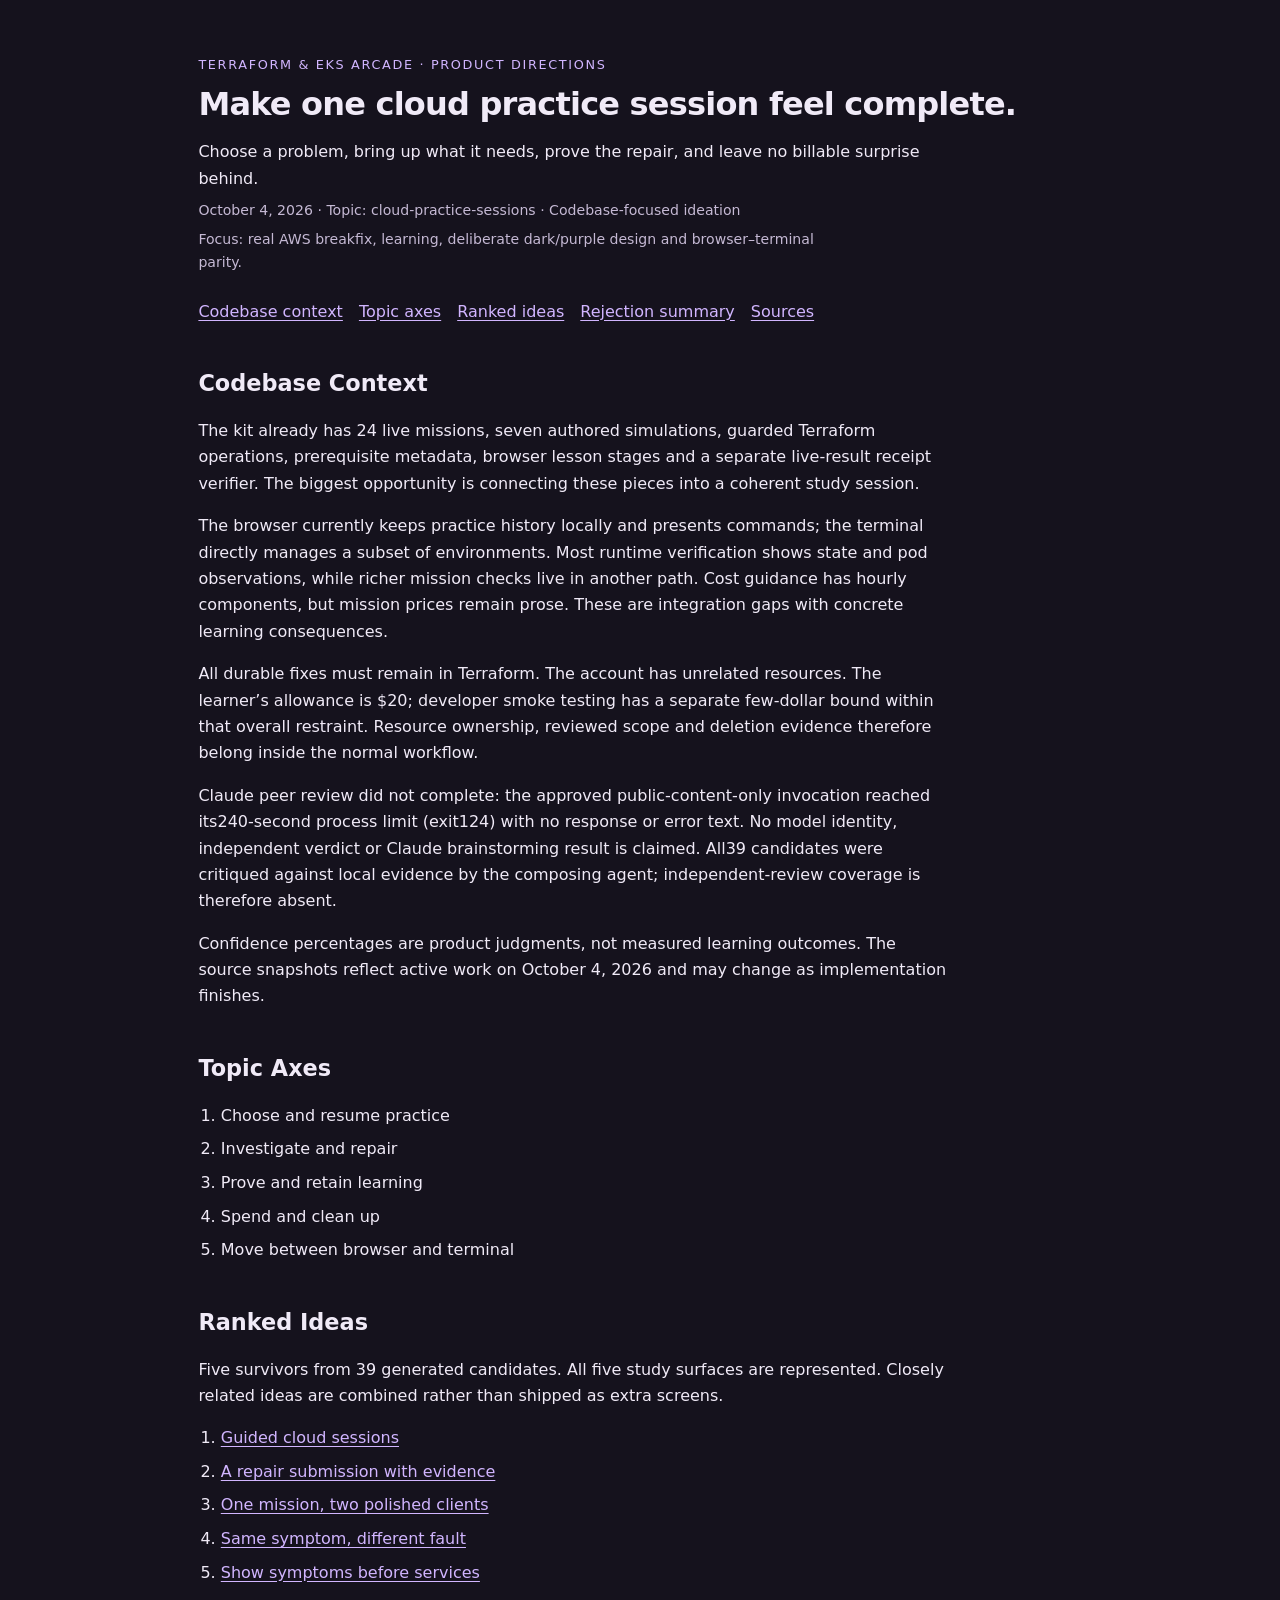
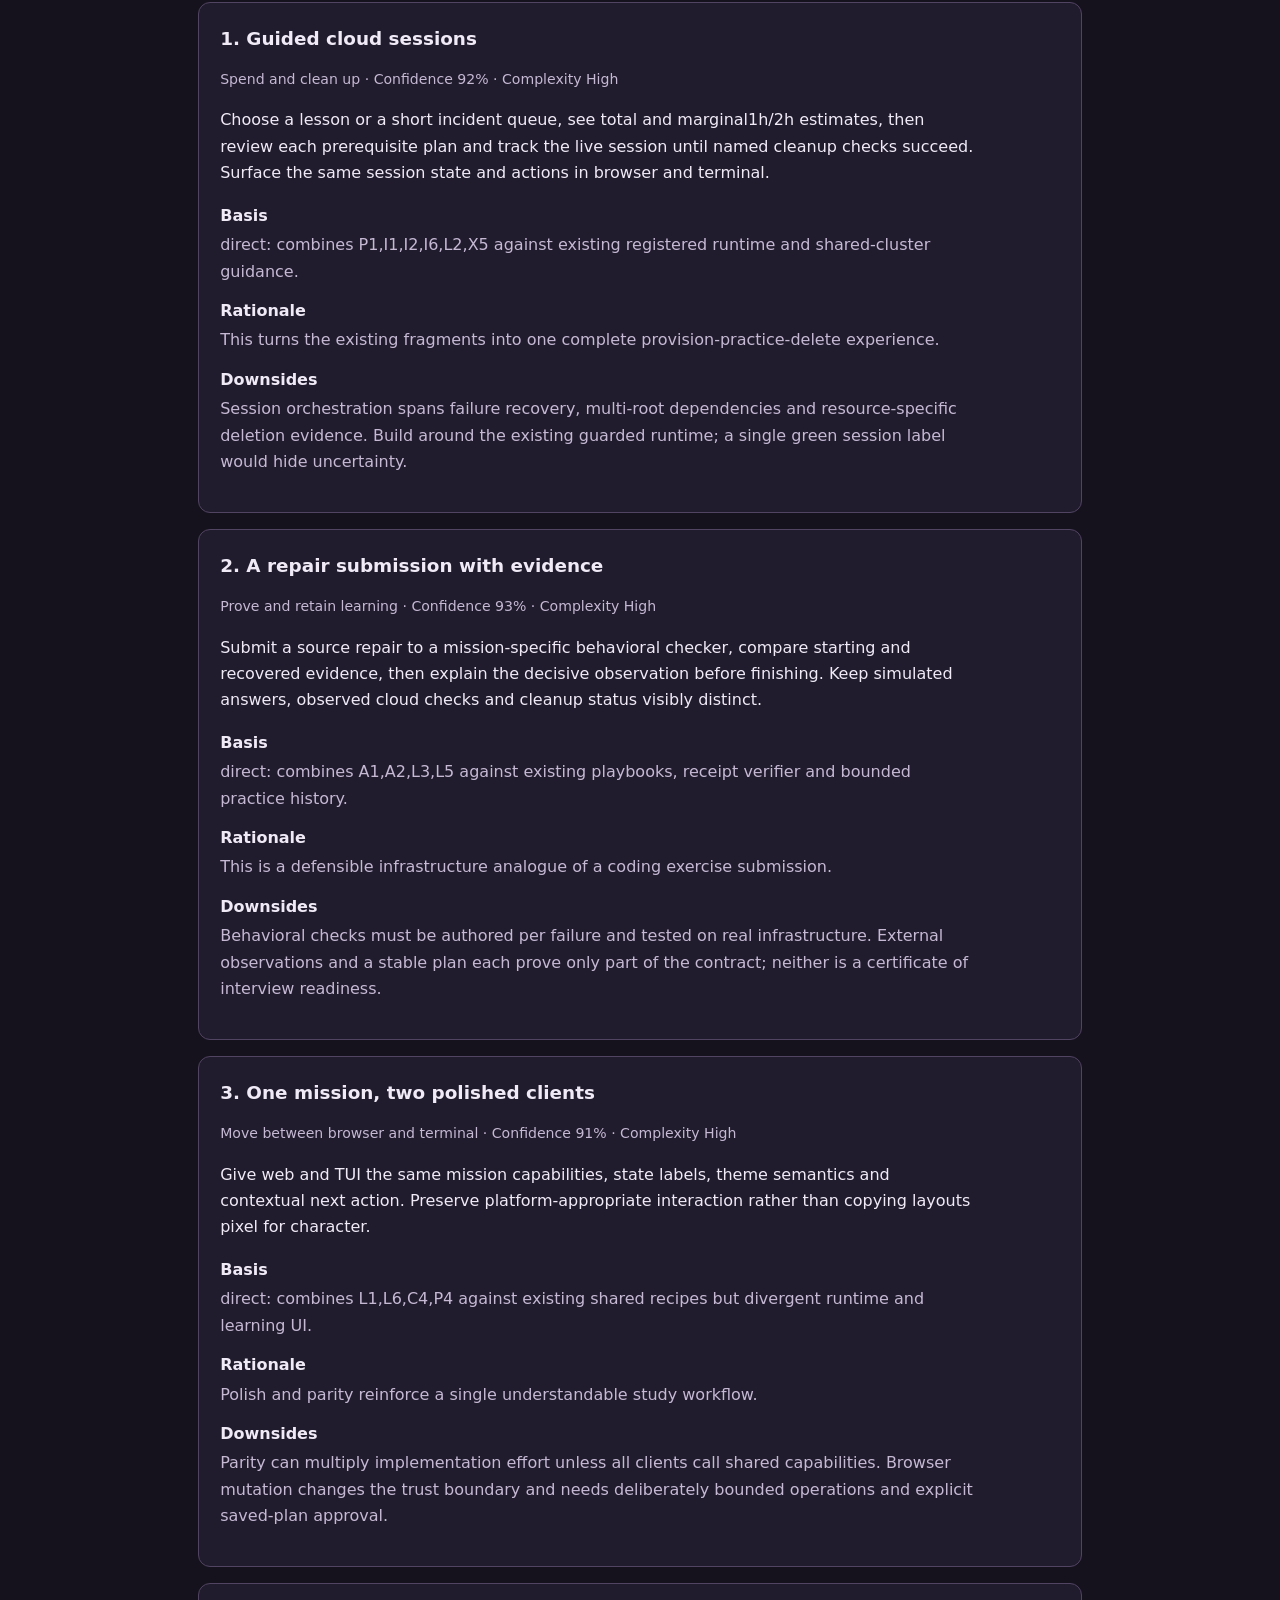
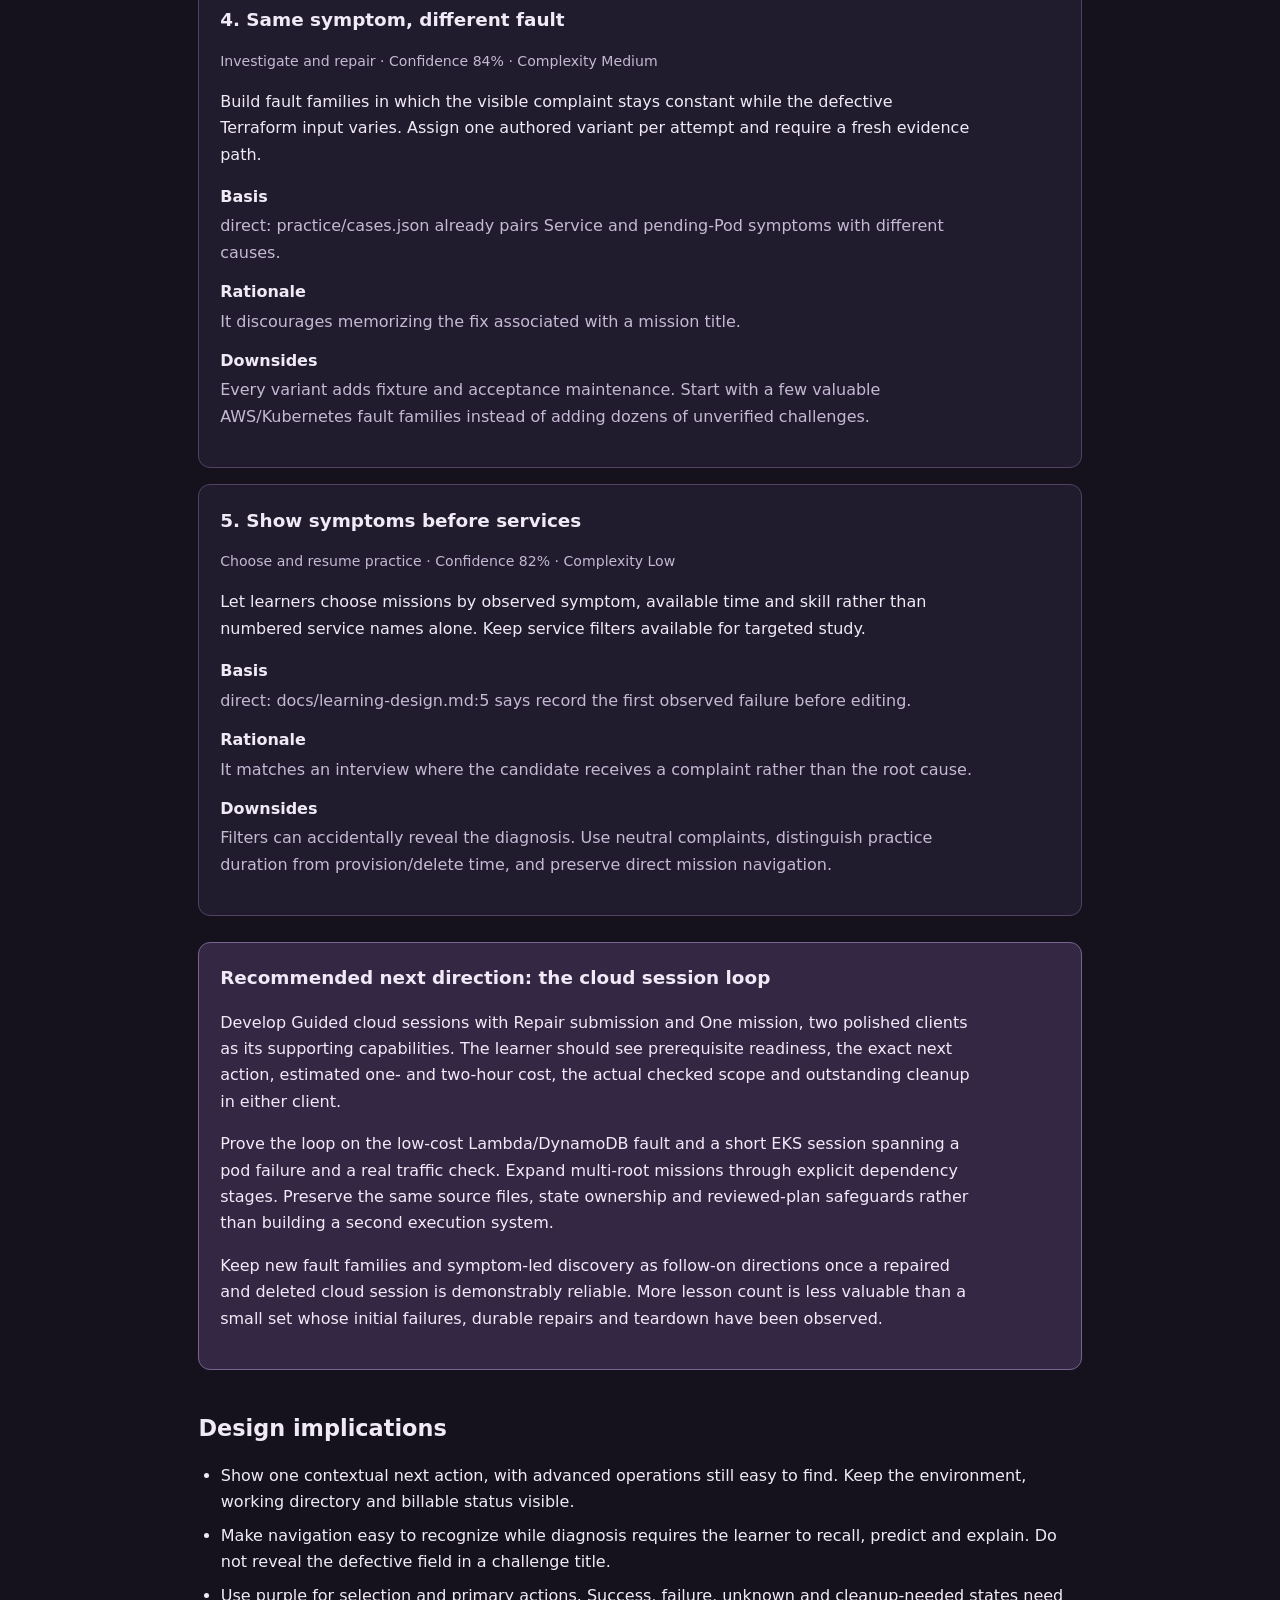
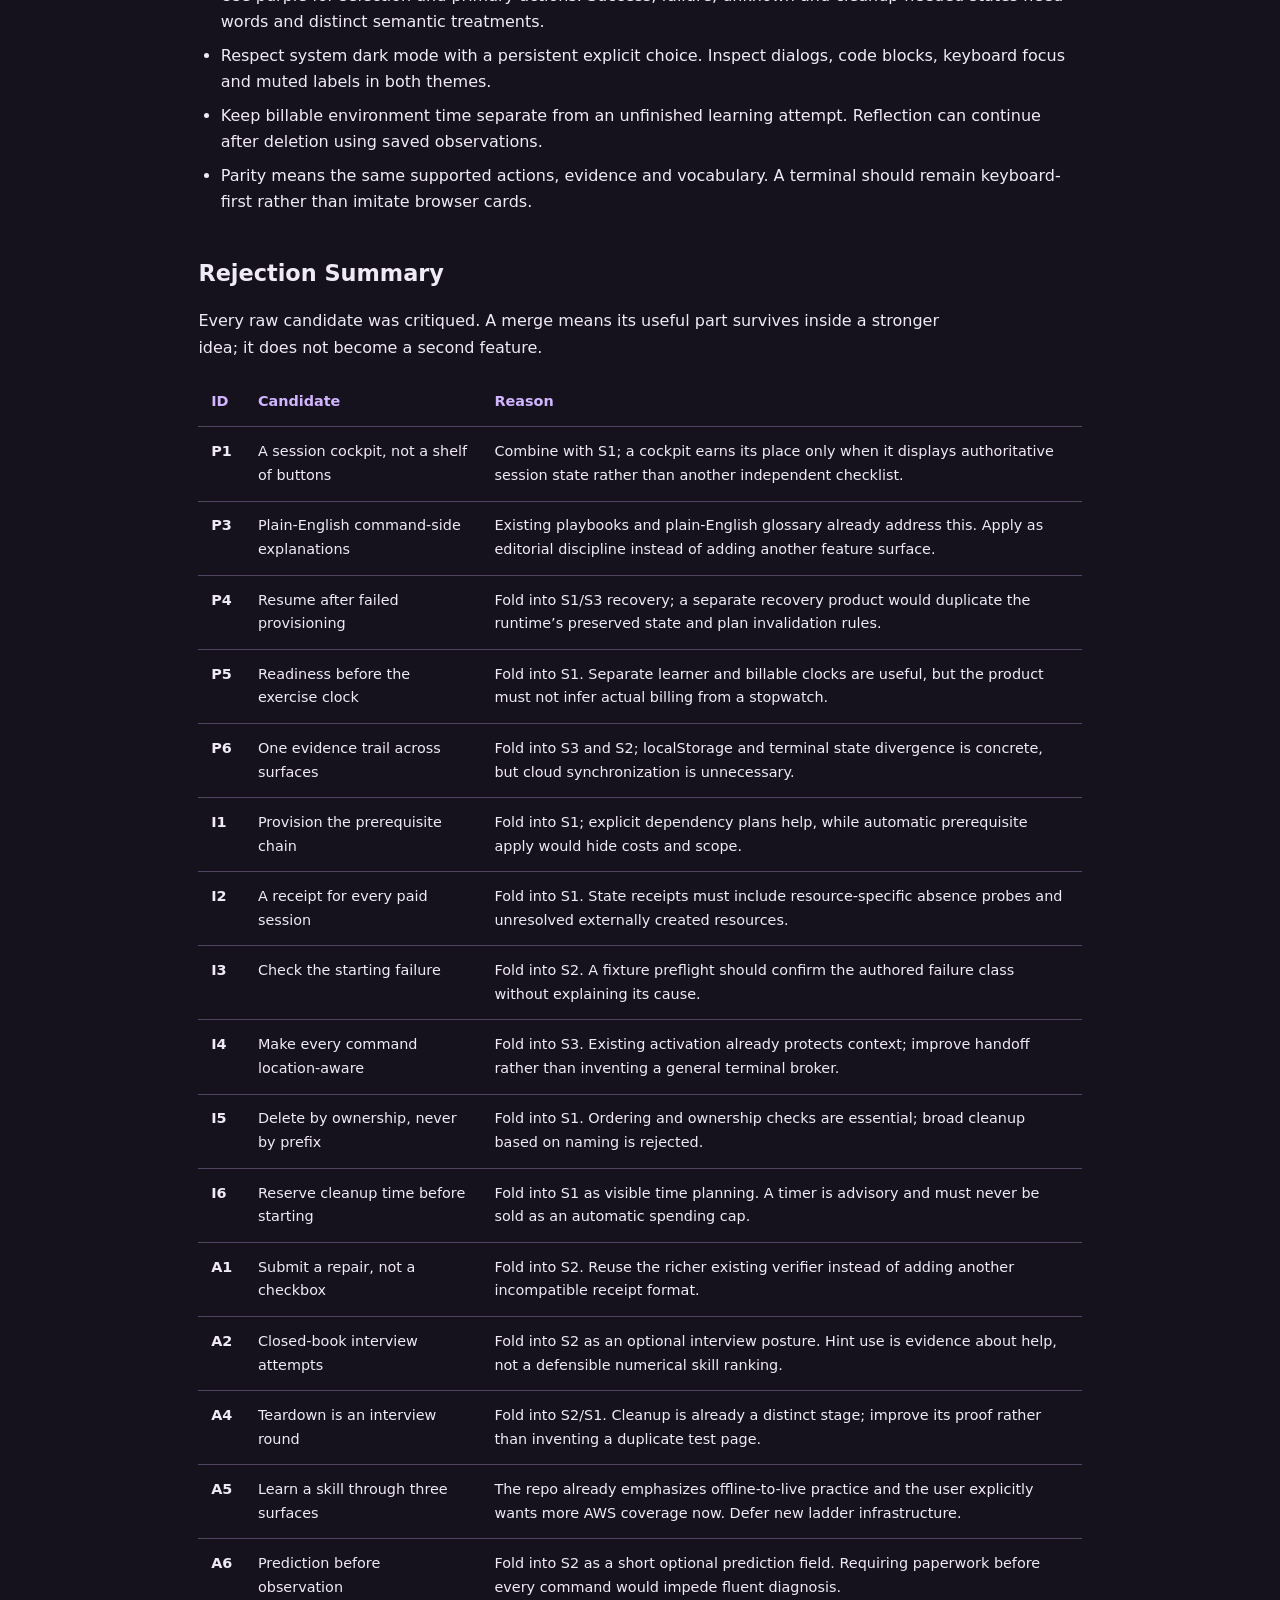
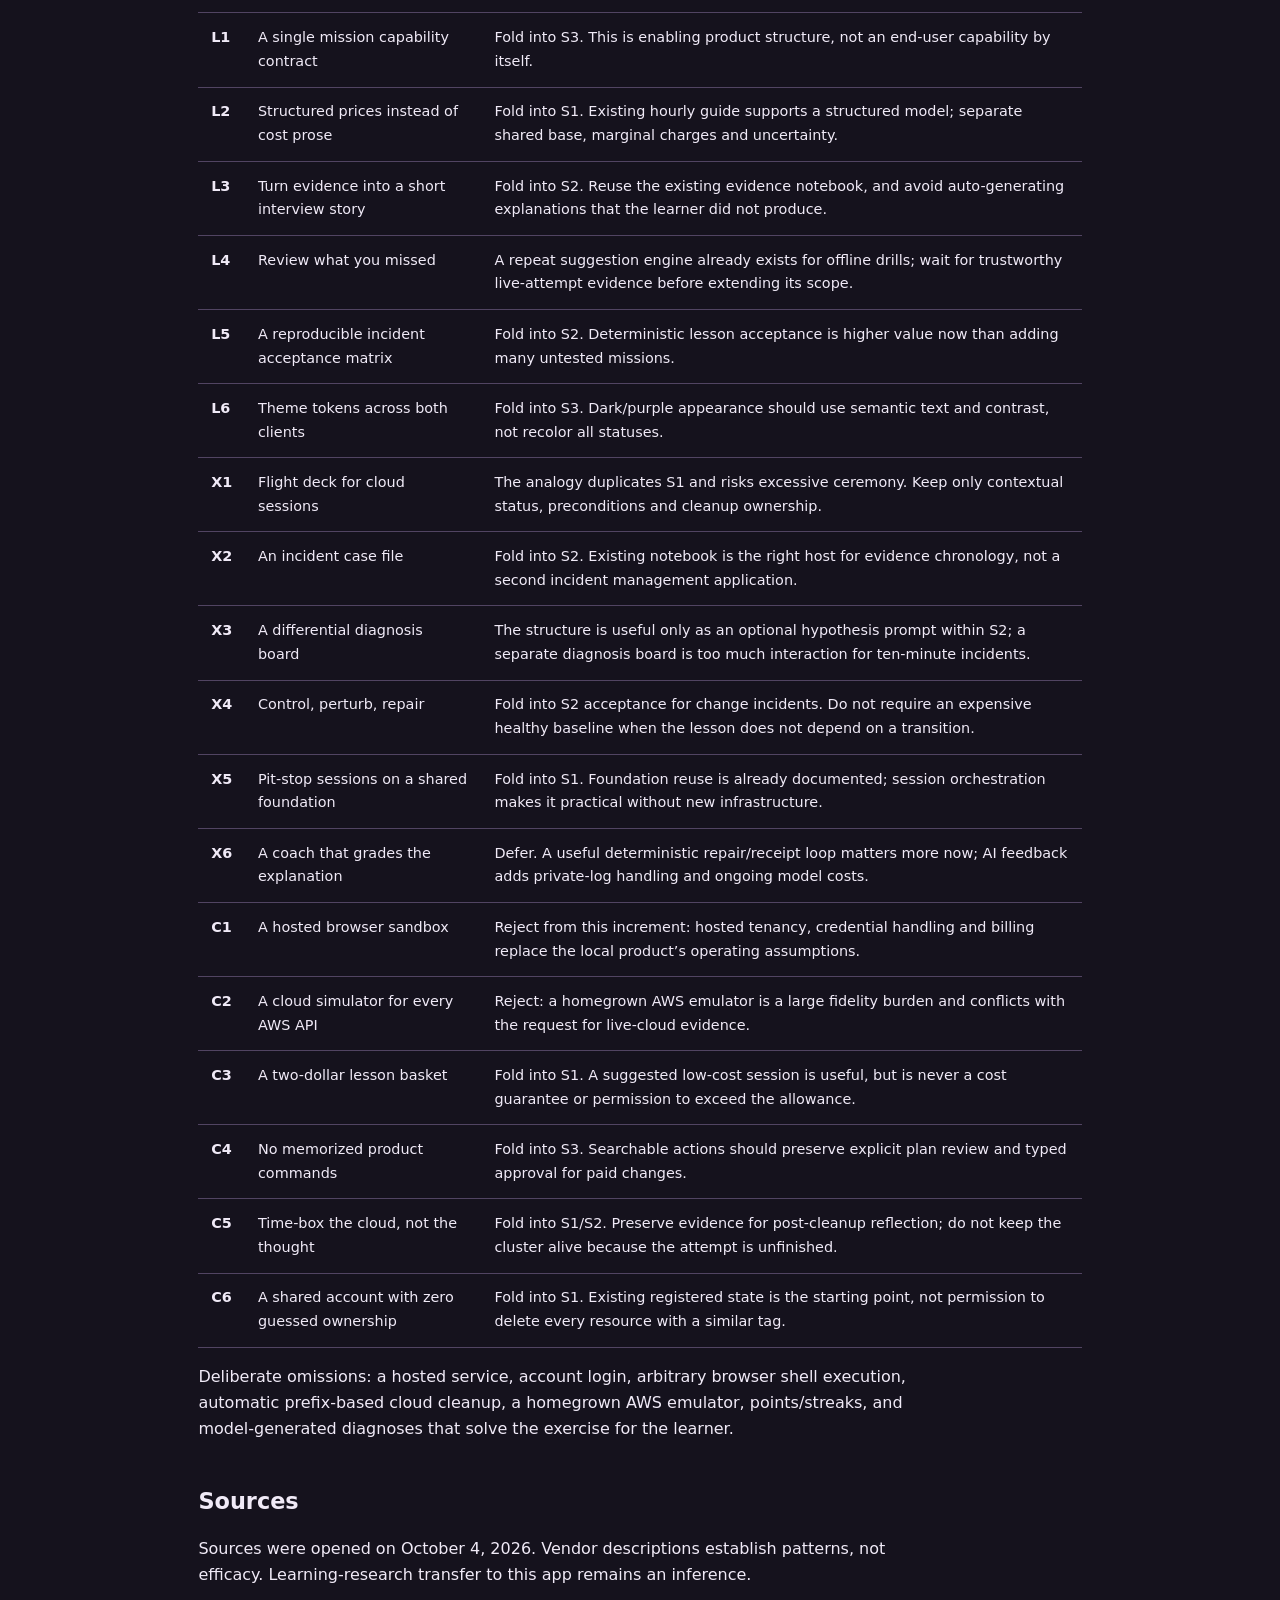
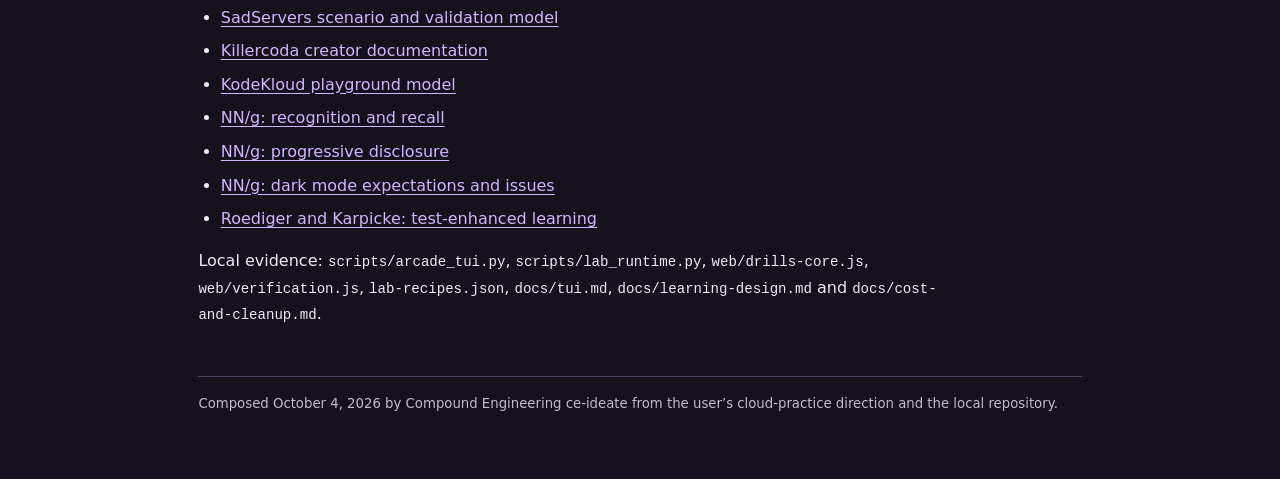
<file: docs/ideation/2026-10-04-cloud-practice-sessions-ideation.html>
<!doctype html><html lang="en"><head><meta charset="utf-8"><meta name="viewport" content="width=device-width, initial-scale=1"><title>Ideas for complete cloud practice sessions</title><style>
:root{color-scheme:dark;--bg:#15121d;--surface:#211c2d;--text:#f0eaf7;--muted:#c5b9d4;--line:#514462;--accent:#d1b5ff;--tint:#342744}*{box-sizing:border-box}body{margin:0;background:var(--bg);color:var(--text);font:16px/1.65 system-ui,sans-serif}main{max-width:58rem;margin:auto;padding:3rem 1.4rem 4rem}p,dd{max-width:74ch}h1{font-size:2rem;line-height:1.2;letter-spacing:-.025em;margin:.6rem 0 1rem}h2{font-size:1.4rem;margin:2.5rem 0 1rem}h3{font-size:1.15rem;margin:0 0 .7rem}a{color:var(--accent);text-underline-offset:.2em}a:focus-visible{outline:3px solid var(--accent);outline-offset:4px}header p{margin:.4rem 0}.eyebrow{color:var(--accent);font-size:.8rem;letter-spacing:.13em;text-transform:uppercase}.meta,.tags{font-size:.88rem;color:var(--muted)}nav{display:flex;flex-wrap:wrap;gap:.6rem 1rem;margin:1.5rem 0}article{background:var(--surface);border:1px solid var(--line);border-radius:12px;padding:1.3rem;margin:1rem 0;scroll-margin-top:1rem}dt{font-weight:650;margin-top:.8rem}dd{margin:.2rem 0 0;color:var(--muted)}.recommendation{background:var(--tint);border:1px solid #796491;border-radius:12px;padding:1.3rem;margin:1.6rem 0}.table-scroll{overflow:auto}table{border-collapse:collapse;width:100%;font-size:.9rem}th,td{text-align:left;vertical-align:top;padding:.8rem;border-bottom:1px solid var(--line)}thead th{color:var(--accent)}tbody th{white-space:nowrap}ol,ul{padding-left:1.4rem}li{margin:.45rem 0}code{font: .88em ui-monospace,monospace;overflow-wrap:anywhere}.composition-signal{margin-top:3rem;padding-top:1rem;border-top:1px solid var(--line);color:var(--muted);font-size:.83rem}strong{color:inherit}@media(max-width:600px){main{padding-top:1.5rem}h1{font-size:1.65rem}article{padding:1rem}th,td{padding:.55rem}}@media print{:root{color-scheme:light;--bg:#fff;--surface:#fff;--text:#191220;--muted:#3e344a;--line:#999;--accent:#51278a;--tint:#f1eaf8}main{max-width:none}article{break-inside:avoid}}
</style></head><body><main><header><p class="eyebrow">Terraform &amp; EKS Arcade · Product directions</p><h1>Make one cloud practice session feel complete.</h1><p>Choose a problem, bring up what it needs, prove the repair, and leave no billable surprise behind.</p><p class="meta"><time datetime="2026-10-04">October 4, 2026</time> · Topic: cloud-practice-sessions · Codebase-focused ideation</p><p class="meta">Focus: real AWS breakfix, learning, deliberate dark/purple design and browser–terminal parity.</p></header><nav aria-label="Document sections"><a href="#context">Codebase context</a><a href="#axes">Topic axes</a><a href="#ranked">Ranked ideas</a><a href="#cuts">Rejection summary</a><a href="#sources">Sources</a></nav>
<section id="context"><h2>Codebase Context</h2><p>The kit already has 24 live missions, seven authored simulations, guarded Terraform operations, prerequisite metadata, browser lesson stages and a separate live-result receipt verifier. The biggest opportunity is connecting these pieces into a coherent study session.</p><p>The browser currently keeps practice history locally and presents commands; the terminal directly manages a subset of environments. Most runtime verification shows state and pod observations, while richer mission checks live in another path. Cost guidance has hourly components, but mission prices remain prose. These are integration gaps with concrete learning consequences.</p><p>All durable fixes must remain in Terraform. The account has unrelated resources. The learner’s allowance is $20; developer smoke testing has a separate few-dollar bound within that overall restraint. Resource ownership, reviewed scope and deletion evidence therefore belong inside the normal workflow.</p><p>Claude peer review did not complete: the approved public-content-only invocation reached its240-second process limit (exit124) with no response or error text. No model identity, independent verdict or Claude brainstorming result is claimed. All39 candidates were critiqued against local evidence by the composing agent; independent-review coverage is therefore absent.</p><p>Confidence percentages are product judgments, not measured learning outcomes. The source snapshots reflect active work on October 4, 2026 and may change as implementation finishes.</p></section>
<section id="axes"><h2>Topic Axes</h2><ol><li>Choose and resume practice</li><li>Investigate and repair</li><li>Prove and retain learning</li><li>Spend and clean up</li><li>Move between browser and terminal</li></ol></section>
<section id="ranked"><h2>Ranked Ideas</h2><p>Five survivors from 39 generated candidates. All five study surfaces are represented. Closely related ideas are combined rather than shipped as extra screens.</p><ol><li><a href="#idea-1">Guided cloud sessions</a></li><li><a href="#idea-2">A repair submission with evidence</a></li><li><a href="#idea-3">One mission, two polished clients</a></li><li><a href="#idea-4">Same symptom, different fault</a></li><li><a href="#idea-5">Show symptoms before services</a></li></ol><article id="idea-1"><h3>1. Guided cloud sessions</h3><p class="tags">Spend and clean up · Confidence 92% · Complexity High</p><p>Choose a lesson or a short incident queue, see total and marginal1h/2h estimates, then review each prerequisite plan and track the live session until named cleanup checks succeed. Surface the same session state and actions in browser and terminal.</p><dl><dt>Basis</dt><dd>direct: combines P1,I1,I2,I6,L2,X5 against existing registered runtime and shared-cluster guidance.</dd><dt>Rationale</dt><dd>This turns the existing fragments into one complete provision-practice-delete experience.</dd><dt>Downsides</dt><dd>Session orchestration spans failure recovery, multi-root dependencies and resource-specific deletion evidence. Build around the existing guarded runtime; a single green session label would hide uncertainty.</dd></dl></article><article id="idea-2"><h3>2. A repair submission with evidence</h3><p class="tags">Prove and retain learning · Confidence 93% · Complexity High</p><p>Submit a source repair to a mission-specific behavioral checker, compare starting and recovered evidence, then explain the decisive observation before finishing. Keep simulated answers, observed cloud checks and cleanup status visibly distinct.</p><dl><dt>Basis</dt><dd>direct: combines A1,A2,L3,L5 against existing playbooks, receipt verifier and bounded practice history.</dd><dt>Rationale</dt><dd>This is a defensible infrastructure analogue of a coding exercise submission.</dd><dt>Downsides</dt><dd>Behavioral checks must be authored per failure and tested on real infrastructure. External observations and a stable plan each prove only part of the contract; neither is a certificate of interview readiness.</dd></dl></article><article id="idea-3"><h3>3. One mission, two polished clients</h3><p class="tags">Move between browser and terminal · Confidence 91% · Complexity High</p><p>Give web and TUI the same mission capabilities, state labels, theme semantics and contextual next action. Preserve platform-appropriate interaction rather than copying layouts pixel for character.</p><dl><dt>Basis</dt><dd>direct: combines L1,L6,C4,P4 against existing shared recipes but divergent runtime and learning UI.</dd><dt>Rationale</dt><dd>Polish and parity reinforce a single understandable study workflow.</dd><dt>Downsides</dt><dd>Parity can multiply implementation effort unless all clients call shared capabilities. Browser mutation changes the trust boundary and needs deliberately bounded operations and explicit saved-plan approval.</dd></dl></article><article id="idea-4"><h3>4. Same symptom, different fault</h3><p class="tags">Investigate and repair · Confidence 84% · Complexity Medium</p><p>Build fault families in which the visible complaint stays constant while the defective Terraform input varies. Assign one authored variant per attempt and require a fresh evidence path.</p><dl><dt>Basis</dt><dd>direct: practice/cases.json already pairs Service and pending-Pod symptoms with different causes.</dd><dt>Rationale</dt><dd>It discourages memorizing the fix associated with a mission title.</dd><dt>Downsides</dt><dd>Every variant adds fixture and acceptance maintenance. Start with a few valuable AWS/Kubernetes fault families instead of adding dozens of unverified challenges.</dd></dl></article><article id="idea-5"><h3>5. Show symptoms before services</h3><p class="tags">Choose and resume practice · Confidence 82% · Complexity Low</p><p>Let learners choose missions by observed symptom, available time and skill rather than numbered service names alone. Keep service filters available for targeted study.</p><dl><dt>Basis</dt><dd>direct: docs/learning-design.md:5 says record the first observed failure before editing.</dd><dt>Rationale</dt><dd>It matches an interview where the candidate receives a complaint rather than the root cause.</dd><dt>Downsides</dt><dd>Filters can accidentally reveal the diagnosis. Use neutral complaints, distinguish practice duration from provision/delete time, and preserve direct mission navigation.</dd></dl></article><aside class="recommendation"><h3>Recommended next direction: the cloud session loop</h3><p>Develop Guided cloud sessions with Repair submission and One mission, two polished clients as its supporting capabilities. The learner should see prerequisite readiness, the exact next action, estimated one- and two-hour cost, the actual checked scope and outstanding cleanup in either client.</p><p>Prove the loop on the low-cost Lambda/DynamoDB fault and a short EKS session spanning a pod failure and a real traffic check. Expand multi-root missions through explicit dependency stages. Preserve the same source files, state ownership and reviewed-plan safeguards rather than building a second execution system.</p><p>Keep new fault families and symptom-led discovery as follow-on directions once a repaired and deleted cloud session is demonstrably reliable. More lesson count is less valuable than a small set whose initial failures, durable repairs and teardown have been observed.</p></aside></section>
<section id="design"><h2>Design implications</h2><ul><li>Show one contextual next action, with advanced operations still easy to find. Keep the environment, working directory and billable status visible.</li><li>Make navigation easy to recognize while diagnosis requires the learner to recall, predict and explain. Do not reveal the defective field in a challenge title.</li><li>Use purple for selection and primary actions. Success, failure, unknown and cleanup-needed states need words and distinct semantic treatments.</li><li>Respect system dark mode with a persistent explicit choice. Inspect dialogs, code blocks, keyboard focus and muted labels in both themes.</li><li>Keep billable environment time separate from an unfinished learning attempt. Reflection can continue after deletion using saved observations.</li><li>Parity means the same supported actions, evidence and vocabulary. A terminal should remain keyboard-first rather than imitate browser cards.</li></ul></section>
<section id="cuts"><h2>Rejection Summary</h2><p>Every raw candidate was critiqued. A merge means its useful part survives inside a stronger idea; it does not become a second feature.</p><div class="table-scroll"><table><thead><tr><th>ID</th><th>Candidate</th><th>Reason</th></tr></thead><tbody><tr><th scope='row'>P1</th><td>A session cockpit, not a shelf of buttons</td><td>Combine with S1; a cockpit earns its place only when it displays authoritative session state rather than another independent checklist.</td></tr><tr><th scope='row'>P3</th><td>Plain-English command-side explanations</td><td>Existing playbooks and plain-English glossary already address this. Apply as editorial discipline instead of adding another feature surface.</td></tr><tr><th scope='row'>P4</th><td>Resume after failed provisioning</td><td>Fold into S1/S3 recovery; a separate recovery product would duplicate the runtime’s preserved state and plan invalidation rules.</td></tr><tr><th scope='row'>P5</th><td>Readiness before the exercise clock</td><td>Fold into S1. Separate learner and billable clocks are useful, but the product must not infer actual billing from a stopwatch.</td></tr><tr><th scope='row'>P6</th><td>One evidence trail across surfaces</td><td>Fold into S3 and S2; localStorage and terminal state divergence is concrete, but cloud synchronization is unnecessary.</td></tr><tr><th scope='row'>I1</th><td>Provision the prerequisite chain</td><td>Fold into S1; explicit dependency plans help, while automatic prerequisite apply would hide costs and scope.</td></tr><tr><th scope='row'>I2</th><td>A receipt for every paid session</td><td>Fold into S1. State receipts must include resource-specific absence probes and unresolved externally created resources.</td></tr><tr><th scope='row'>I3</th><td>Check the starting failure</td><td>Fold into S2. A fixture preflight should confirm the authored failure class without explaining its cause.</td></tr><tr><th scope='row'>I4</th><td>Make every command location-aware</td><td>Fold into S3. Existing activation already protects context; improve handoff rather than inventing a general terminal broker.</td></tr><tr><th scope='row'>I5</th><td>Delete by ownership, never by prefix</td><td>Fold into S1. Ordering and ownership checks are essential; broad cleanup based on naming is rejected.</td></tr><tr><th scope='row'>I6</th><td>Reserve cleanup time before starting</td><td>Fold into S1 as visible time planning. A timer is advisory and must never be sold as an automatic spending cap.</td></tr><tr><th scope='row'>A1</th><td>Submit a repair, not a checkbox</td><td>Fold into S2. Reuse the richer existing verifier instead of adding another incompatible receipt format.</td></tr><tr><th scope='row'>A2</th><td>Closed-book interview attempts</td><td>Fold into S2 as an optional interview posture. Hint use is evidence about help, not a defensible numerical skill ranking.</td></tr><tr><th scope='row'>A4</th><td>Teardown is an interview round</td><td>Fold into S2/S1. Cleanup is already a distinct stage; improve its proof rather than inventing a duplicate test page.</td></tr><tr><th scope='row'>A5</th><td>Learn a skill through three surfaces</td><td>The repo already emphasizes offline-to-live practice and the user explicitly wants more AWS coverage now. Defer new ladder infrastructure.</td></tr><tr><th scope='row'>A6</th><td>Prediction before observation</td><td>Fold into S2 as a short optional prediction field. Requiring paperwork before every command would impede fluent diagnosis.</td></tr><tr><th scope='row'>L1</th><td>A single mission capability contract</td><td>Fold into S3. This is enabling product structure, not an end-user capability by itself.</td></tr><tr><th scope='row'>L2</th><td>Structured prices instead of cost prose</td><td>Fold into S1. Existing hourly guide supports a structured model; separate shared base, marginal charges and uncertainty.</td></tr><tr><th scope='row'>L3</th><td>Turn evidence into a short interview story</td><td>Fold into S2. Reuse the existing evidence notebook, and avoid auto-generating explanations that the learner did not produce.</td></tr><tr><th scope='row'>L4</th><td>Review what you missed</td><td>A repeat suggestion engine already exists for offline drills; wait for trustworthy live-attempt evidence before extending its scope.</td></tr><tr><th scope='row'>L5</th><td>A reproducible incident acceptance matrix</td><td>Fold into S2. Deterministic lesson acceptance is higher value now than adding many untested missions.</td></tr><tr><th scope='row'>L6</th><td>Theme tokens across both clients</td><td>Fold into S3. Dark/purple appearance should use semantic text and contrast, not recolor all statuses.</td></tr><tr><th scope='row'>X1</th><td>Flight deck for cloud sessions</td><td>The analogy duplicates S1 and risks excessive ceremony. Keep only contextual status, preconditions and cleanup ownership.</td></tr><tr><th scope='row'>X2</th><td>An incident case file</td><td>Fold into S2. Existing notebook is the right host for evidence chronology, not a second incident management application.</td></tr><tr><th scope='row'>X3</th><td>A differential diagnosis board</td><td>The structure is useful only as an optional hypothesis prompt within S2; a separate diagnosis board is too much interaction for ten-minute incidents.</td></tr><tr><th scope='row'>X4</th><td>Control, perturb, repair</td><td>Fold into S2 acceptance for change incidents. Do not require an expensive healthy baseline when the lesson does not depend on a transition.</td></tr><tr><th scope='row'>X5</th><td>Pit-stop sessions on a shared foundation</td><td>Fold into S1. Foundation reuse is already documented; session orchestration makes it practical without new infrastructure.</td></tr><tr><th scope='row'>X6</th><td>A coach that grades the explanation</td><td>Defer. A useful deterministic repair/receipt loop matters more now; AI feedback adds private-log handling and ongoing model costs.</td></tr><tr><th scope='row'>C1</th><td>A hosted browser sandbox</td><td>Reject from this increment: hosted tenancy, credential handling and billing replace the local product’s operating assumptions.</td></tr><tr><th scope='row'>C2</th><td>A cloud simulator for every AWS API</td><td>Reject: a homegrown AWS emulator is a large fidelity burden and conflicts with the request for live-cloud evidence.</td></tr><tr><th scope='row'>C3</th><td>A two-dollar lesson basket</td><td>Fold into S1. A suggested low-cost session is useful, but is never a cost guarantee or permission to exceed the allowance.</td></tr><tr><th scope='row'>C4</th><td>No memorized product commands</td><td>Fold into S3. Searchable actions should preserve explicit plan review and typed approval for paid changes.</td></tr><tr><th scope='row'>C5</th><td>Time-box the cloud, not the thought</td><td>Fold into S1/S2. Preserve evidence for post-cleanup reflection; do not keep the cluster alive because the attempt is unfinished.</td></tr><tr><th scope='row'>C6</th><td>A shared account with zero guessed ownership</td><td>Fold into S1. Existing registered state is the starting point, not permission to delete every resource with a similar tag.</td></tr></tbody></table></div><p>Deliberate omissions: a hosted service, account login, arbitrary browser shell execution, automatic prefix-based cloud cleanup, a homegrown AWS emulator, points/streaks, and model-generated diagnoses that solve the exercise for the learner.</p></section>
<section id="sources"><h2>Sources</h2><p>Sources were opened on October 4, 2026. Vendor descriptions establish patterns, not efficacy. Learning-research transfer to this app remains an inference.</p><ul><li><a href="https://sadservers.com/faq">SadServers scenario and validation model</a></li><li><a href="https://killercoda.com/creators">Killercoda creator documentation</a></li><li><a href="https://support.kodekloud.com/what-are-kodekloud-playgrounds">KodeKloud playground model</a></li><li><a href="https://www.nngroup.com/articles/recognition-and-recall/">NN/g: recognition and recall</a></li><li><a href="https://www.nngroup.com/articles/progressive-disclosure/">NN/g: progressive disclosure</a></li><li><a href="https://www.nngroup.com/articles/dark-mode-users-issues/">NN/g: dark mode expectations and issues</a></li><li><a href="https://www.psychologicalscience.org/journals/psychological-science/j.1467-9280.2006.01693.x/">Roediger and Karpicke: test-enhanced learning</a></li></ul><p>Local evidence: <code>scripts/arcade_tui.py</code>, <code>scripts/lab_runtime.py</code>, <code>web/drills-core.js</code>, <code>web/verification.js</code>, <code>lab-recipes.json</code>, <code>docs/tui.md</code>, <code>docs/learning-design.md</code> and <code>docs/cost-and-cleanup.md</code>.</p></section><footer class="composition-signal">Composed October 4, 2026 by Compound Engineering ce-ideate from the user’s cloud-practice direction and the local repository.</footer></main></body></html>
</file>
